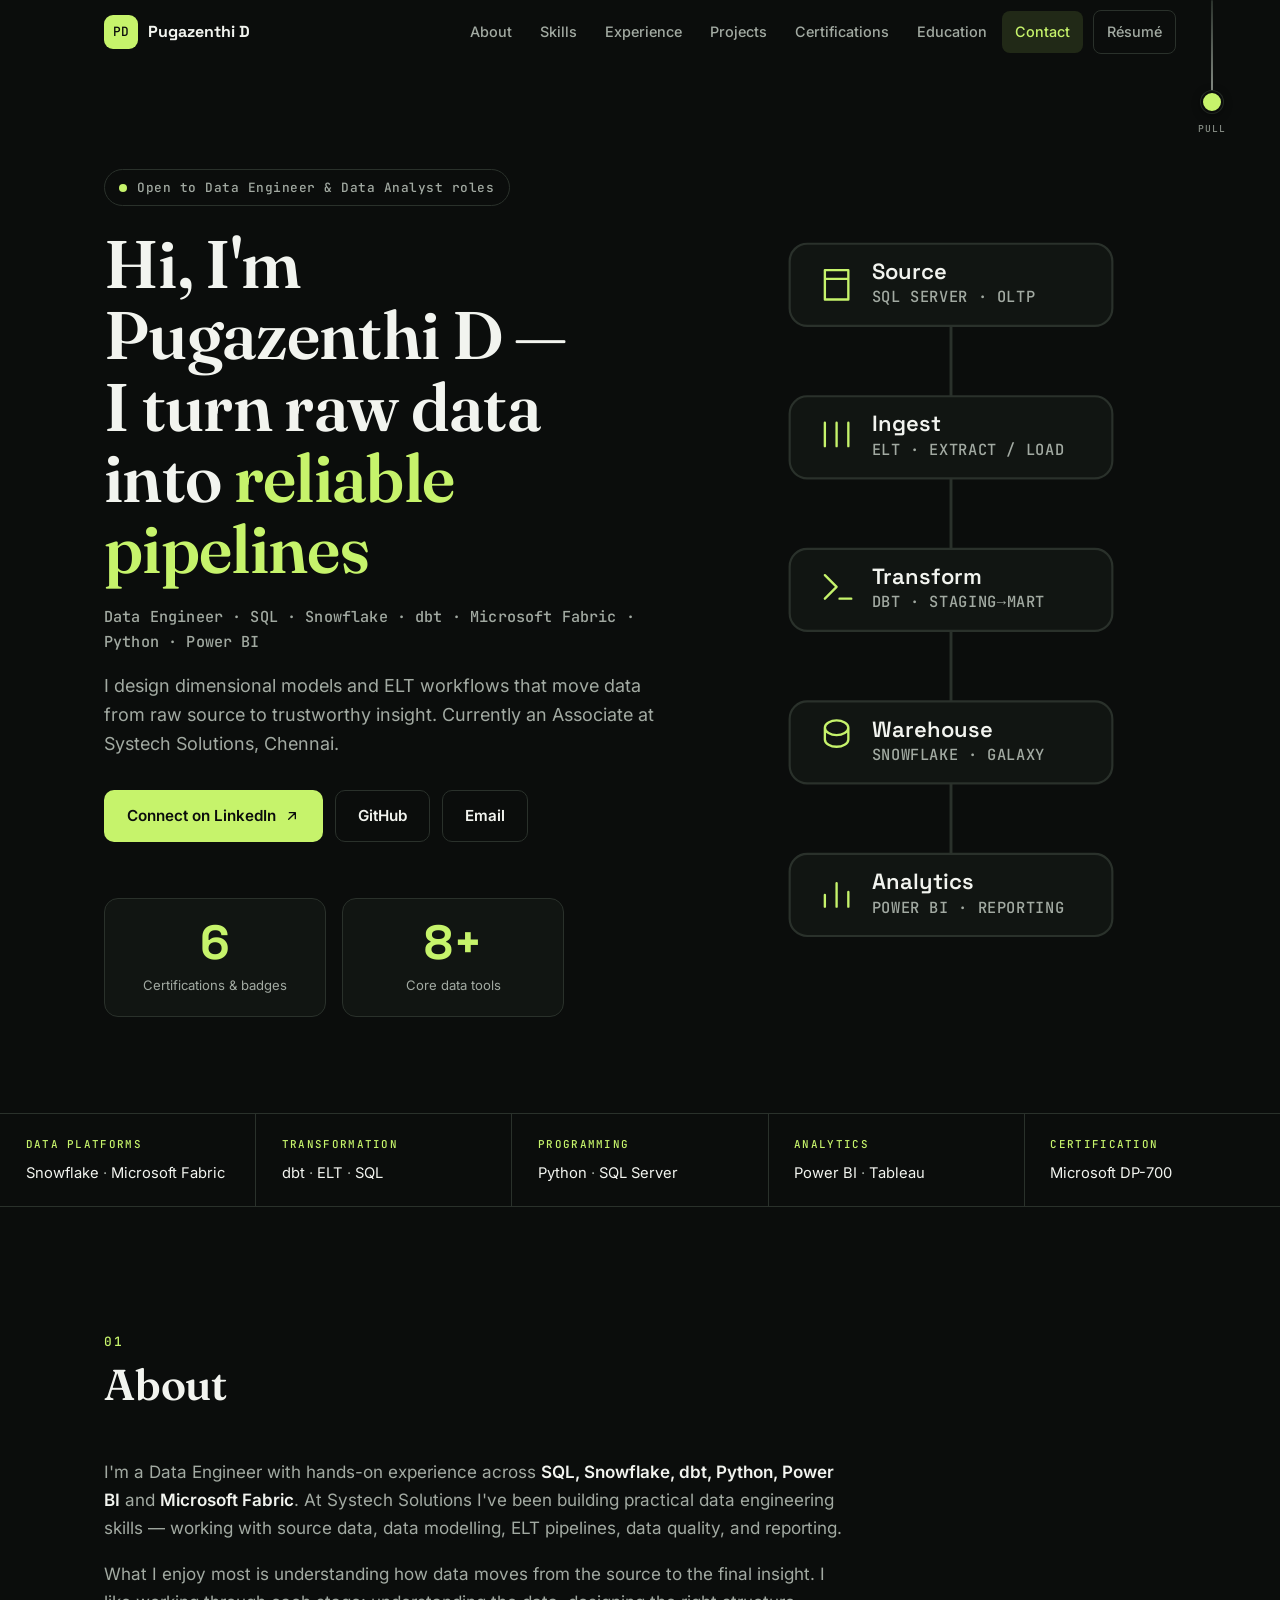
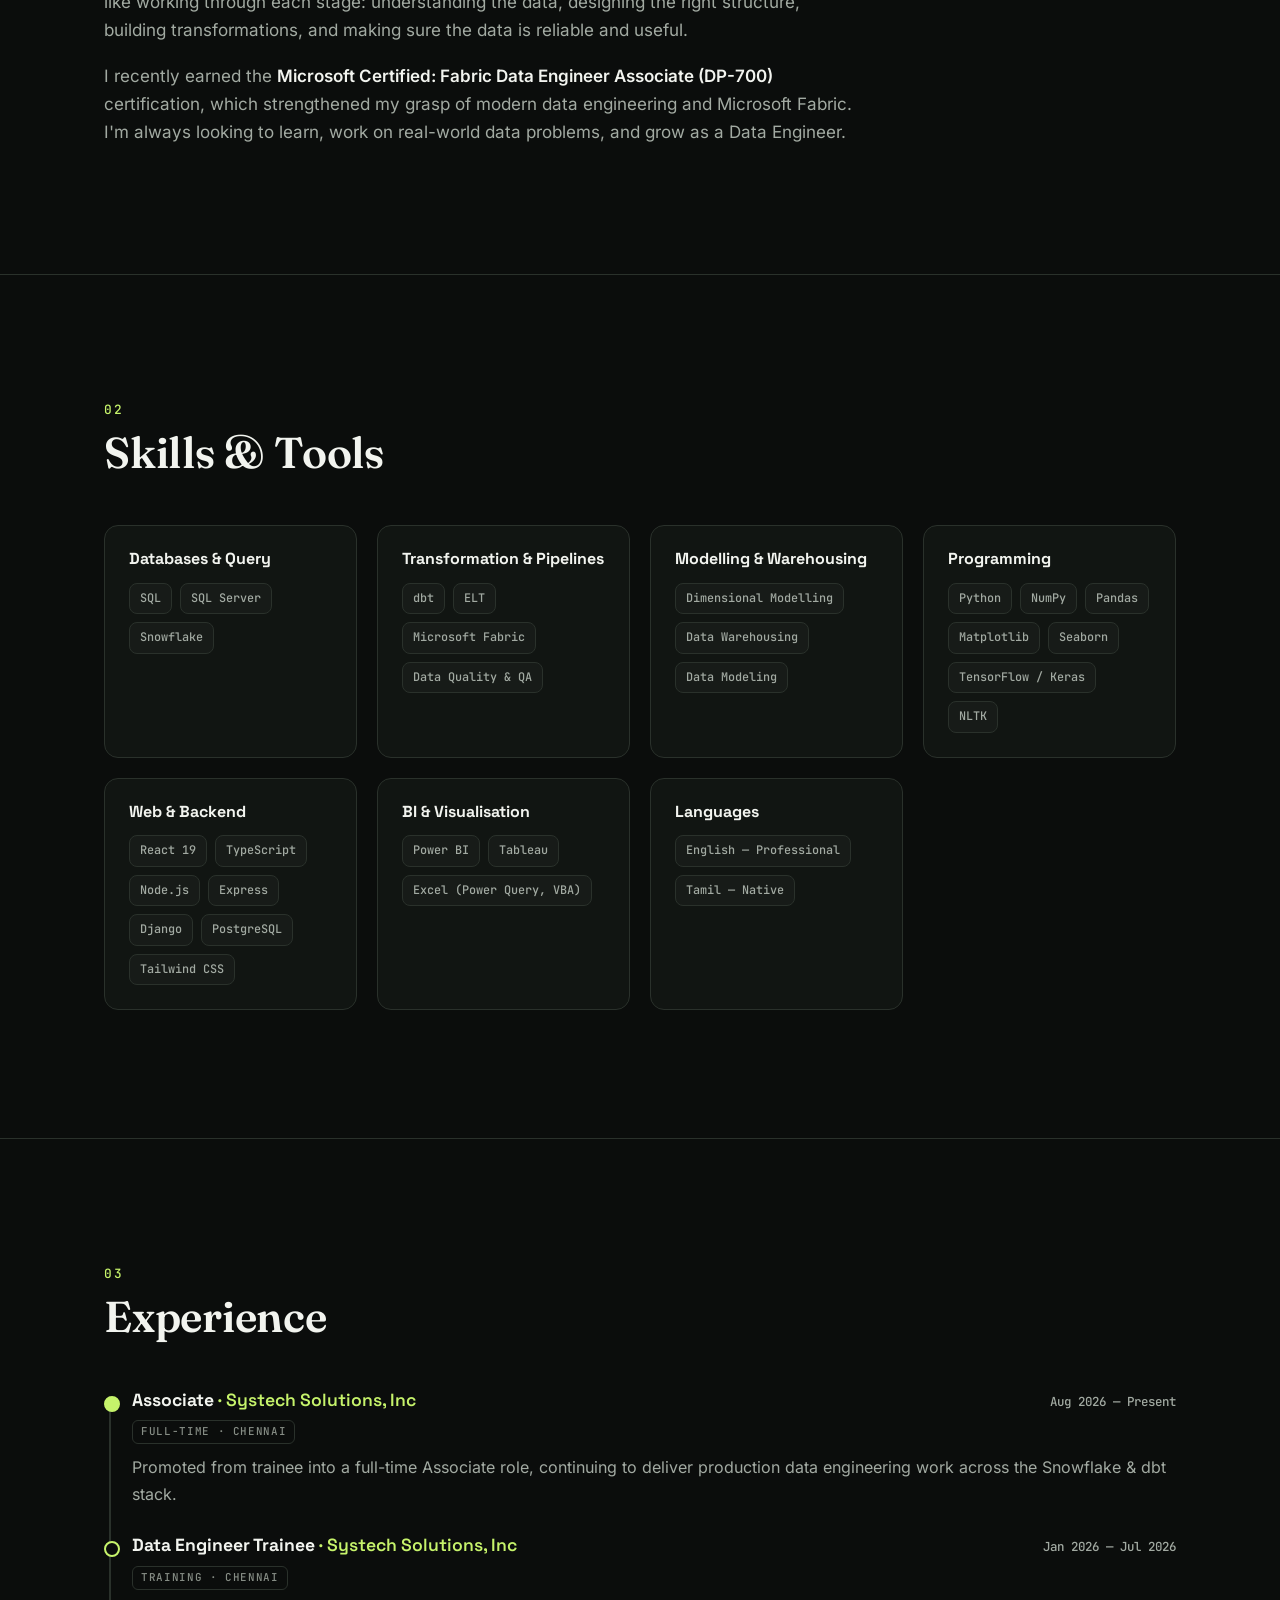
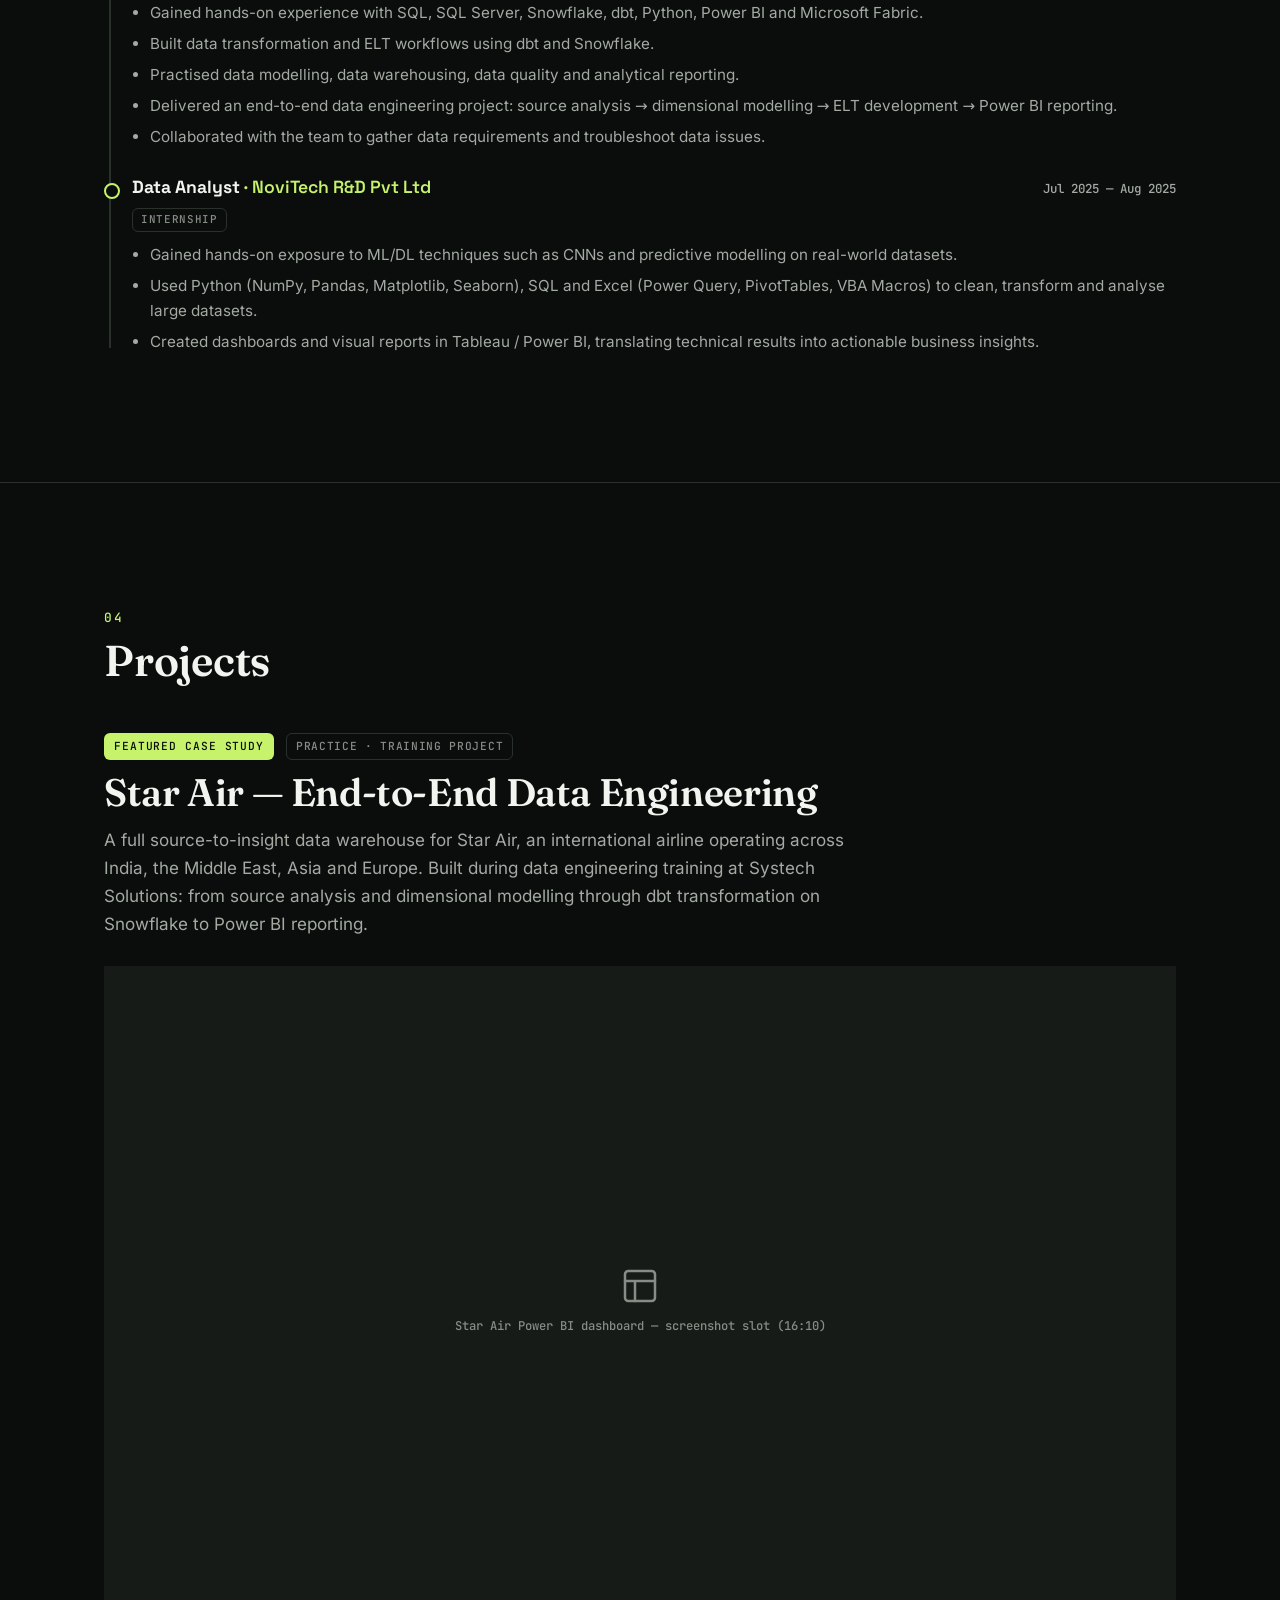
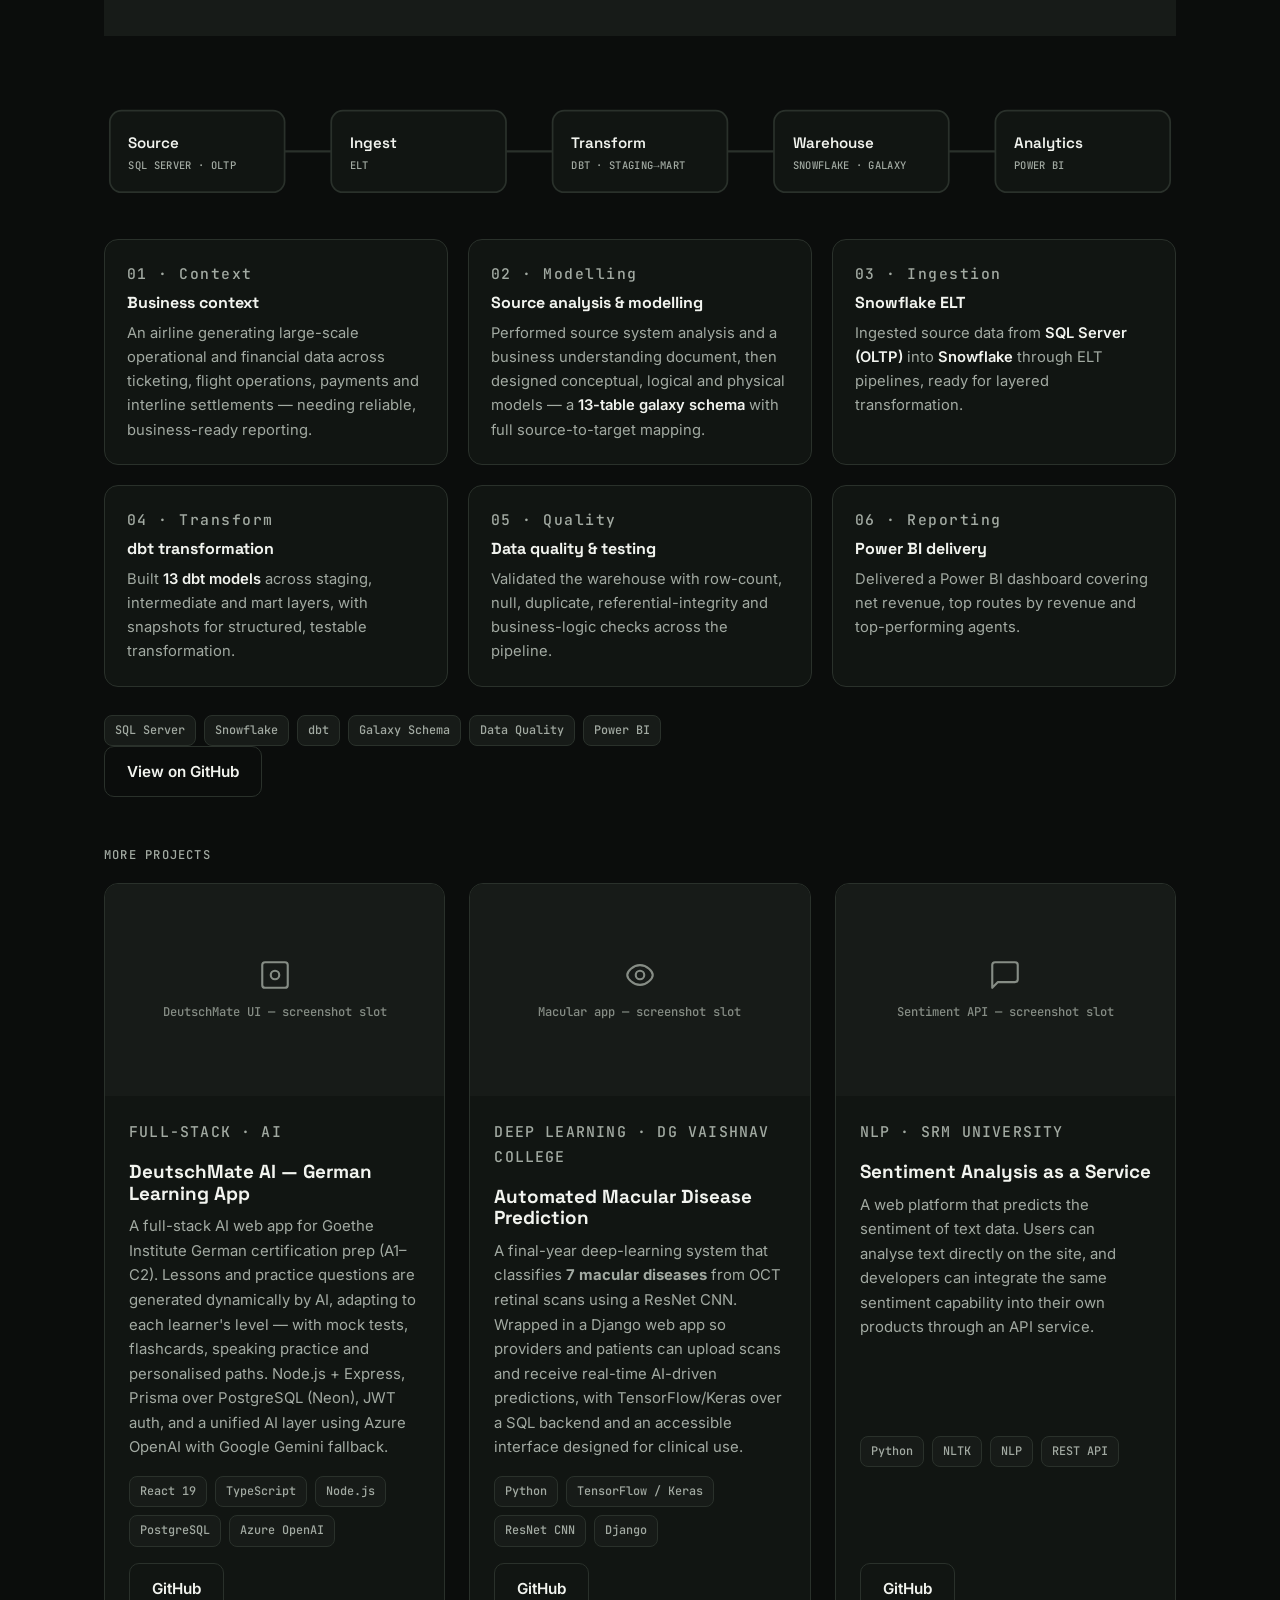
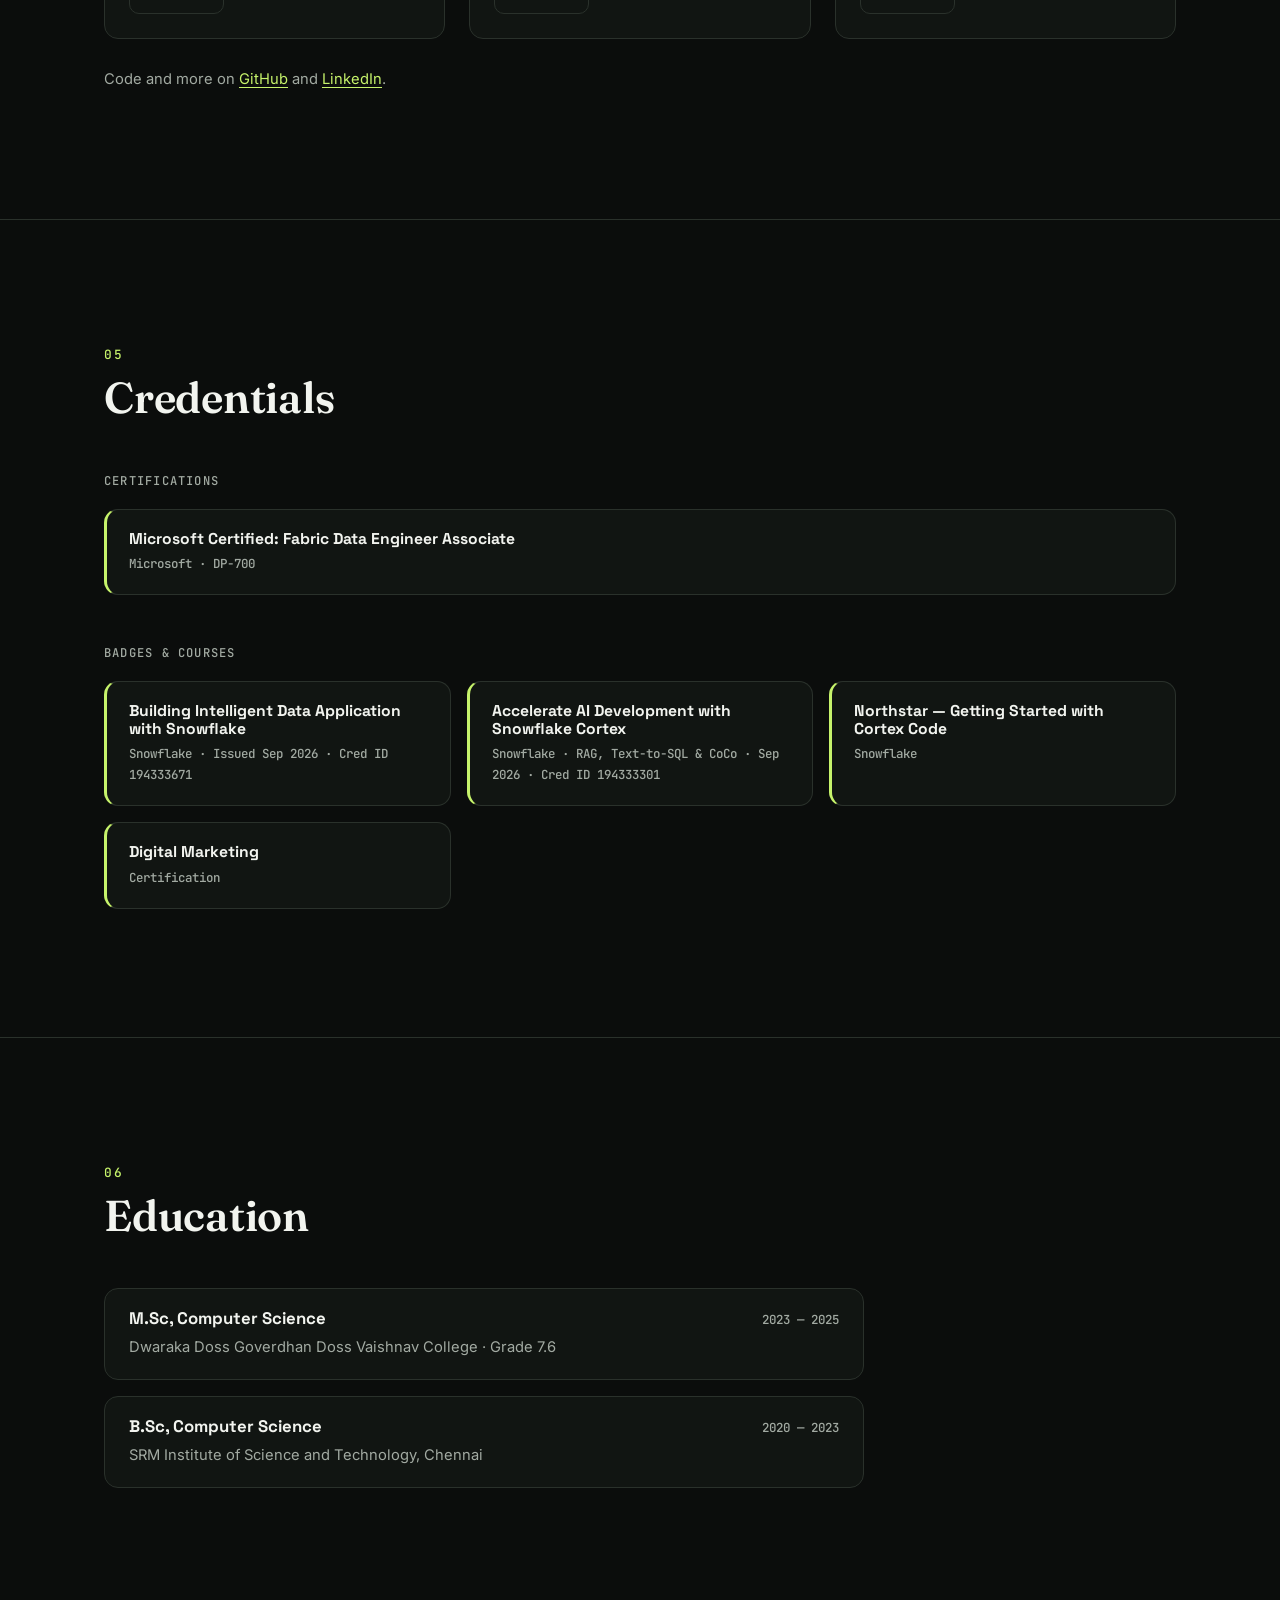
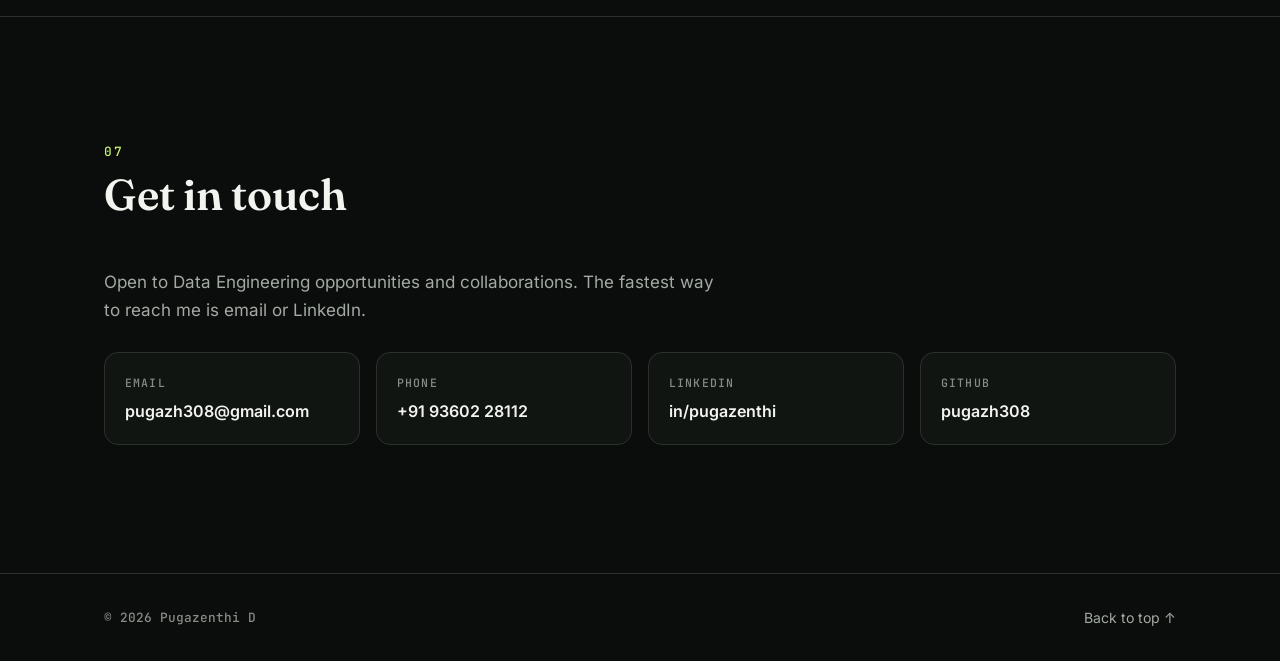
<file: index.html>
<!DOCTYPE html>
<html lang="en">
<head>
    <meta charset="UTF-8">
    <meta name="viewport" content="width=device-width, initial-scale=1.0">
    <title>Pugazenthi D — Data Engineer</title>
    <meta name="description" content="Pugazenthi D — Data Engineer & Data Analyst specializing in SQL, Snowflake, dbt, Microsoft Fabric, Python and Power BI. Building reliable ELT pipelines and data warehouses.">
    <meta name="author" content="Pugazenthi D">
    <meta name="theme-color" content="#111310">

    <link rel="canonical" href="https://pugazh308.github.io/PORTFOLIO/">
    <meta property="og:title" content="Pugazenthi D — Data Engineer">
    <meta property="og:description" content="Data Engineer: SQL · Snowflake · dbt · Microsoft Fabric · Python · Power BI · Data Warehousing.">
    <meta property="og:type" content="website">
    <meta property="og:url" content="https://pugazh308.github.io/PORTFOLIO/">
    <meta property="og:image" content="https://pugazh308.github.io/PORTFOLIO/assets/og-image.png">
    <meta property="og:image:width" content="1200">
    <meta property="og:image:height" content="630">
    <meta name="twitter:card" content="summary_large_image">
    <meta name="twitter:title" content="Pugazenthi D — Data Engineer">
    <meta name="twitter:description" content="Data Engineer: SQL · Snowflake · dbt · Microsoft Fabric · Python · Power BI.">
    <meta name="twitter:image" content="https://pugazh308.github.io/PORTFOLIO/assets/og-image.png">

    <link rel="preload" href="fonts/fraunces-latin.woff2" as="font" type="font/woff2" crossorigin>
    <link rel="preload" href="fonts/inter-latin.woff2" as="font" type="font/woff2" crossorigin>
    <link rel="icon" href="data:image/svg+xml,<svg xmlns='http://www.w3.org/2000/svg' viewBox='0 0 100 100'><rect width='100' height='100' rx='20' fill='%23C4F56A'/><text x='50' y='72' font-size='60' font-family='monospace' font-weight='700' text-anchor='middle' fill='%23141611'>PD</text></svg>">
    <link rel="stylesheet" href="styles.css">

    <!-- Enables reveal-hiding only when JS is present, and guarantees content
         appears within 2.5s even if the main script fails to load/parse. -->
    <script>
        document.documentElement.classList.add('js');
        try { if (localStorage.getItem('pd-theme') === 'light') document.documentElement.setAttribute('data-theme', 'light'); } catch (e) {}
        setTimeout(function () {
            var els = document.querySelectorAll('.reveal:not(.is-visible)');
            for (var i = 0; i < els.length; i++) els[i].classList.add('is-visible');
        }, 2500);
    </script>
    <noscript><style>.reveal{opacity:1!important;transform:none!important}</style></noscript>
</head>
<body>
    <a class="skip-link" href="#main">Skip to content</a>

    <!-- pull-cord theme toggle -->
    <button class="cord" id="cord" type="button" aria-label="Toggle light and dark theme" aria-pressed="false" title="Pull the cord to switch theme">
        <span class="cord__line" aria-hidden="true"></span>
        <span class="cord__knob" aria-hidden="true"></span>
        <span class="cord__hint" aria-hidden="true">pull</span>
    </button>
    <div class="flash" id="flash" aria-hidden="true"></div>

    <!-- ===== NAV ===== -->
    <header class="nav" id="top">
        <div class="nav__inner">
            <a href="#top" class="nav__brand">
                <span class="nav__logo" aria-hidden="true">PD</span>
                <span class="nav__name">Pugazenthi&nbsp;D</span>
            </a>

            <nav class="nav__links" id="navLinks" aria-label="Primary">
                <a href="#about">About</a>
                <a href="#skills">Skills</a>
                <a href="#experience">Experience</a>
                <a href="#projects">Projects</a>
                <a href="#certifications">Certifications</a>
                <a href="#education">Education</a>
                <a href="#contact">Contact</a>
                <a class="btn btn--secondary nav__cta" href="Pugazenthi_D_Resume.pdf" download>Résumé</a>
            </nav>

            <button class="nav__burger" id="navBurger" type="button" aria-label="Open menu" aria-expanded="false" aria-controls="navLinks">
                <svg width="22" height="22" viewBox="0 0 24 24" fill="none" stroke="currentColor" stroke-width="2" stroke-linecap="round" aria-hidden="true"><path d="M3 6h18M3 12h18M3 18h18"></path></svg>
            </button>
        </div>
    </header>

    <main id="main">
        <!-- ===== HERO ===== -->
        <section class="hero container" id="hero" aria-label="Introduction">
            <div class="hero__grid">
                <div class="hero__copy">
                    <p class="hero__eyebrow reveal">
                        <span class="status-dot" aria-hidden="true"></span> Open to Data Engineer &amp; Data Analyst roles
                    </p>
                    <h1 class="hero__title reveal">
                        Hi, I'm Pugazenthi&nbsp;D —<br>
                        I turn raw data into
                        <span class="rotator"><span class="rotator__word">reliable pipelines</span></span>
                    </h1>
                    <p class="hero__headline reveal">Data&nbsp;Engineer · SQL · Snowflake · dbt · Microsoft&nbsp;Fabric · Python · Power&nbsp;BI</p>
                    <p class="hero__sub reveal">I design dimensional models and ELT workflows that move data from raw source to trustworthy insight. Currently an Associate at Systech Solutions, Chennai.</p>

                    <div class="hero__cta reveal">
                        <a class="btn btn--primary" href="https://www.linkedin.com/in/pugazenthi/" target="_blank" rel="noopener">
                            Connect on LinkedIn
                            <svg width="16" height="16" viewBox="0 0 24 24" fill="none" stroke="currentColor" stroke-width="2" stroke-linecap="round" stroke-linejoin="round" aria-hidden="true"><path d="M7 17L17 7M8 7h9v9"></path></svg>
                        </a>
                        <a class="btn btn--secondary" href="https://github.com/pugazh308" target="_blank" rel="noopener">GitHub</a>
                        <a class="btn btn--secondary" href="mailto:pugazh308@gmail.com">Email</a>
                    </div>

                    <div class="stats reveal">
                        <div class="stat">
                            <span class="stat__num" data-count="6">6</span>
                            <span class="stat__label">Certifications &amp; badges</span>
                        </div>
                        <div class="stat">
                            <span class="stat__num" data-count="8" data-suffix="+">8+</span>
                            <span class="stat__label">Core data tools</span>
                        </div>
                    </div>
                </div>

                <div class="hero__visual reveal">
                    <figure class="pipeline" id="pipeline">
                        <svg viewBox="0 0 300 492" role="img" aria-labelledby="plTitle plDesc" xmlns="http://www.w3.org/2000/svg">
                            <title id="plTitle">Data engineering pipeline</title>
                            <desc id="plDesc">A five-stage data pipeline flowing from source systems through ingestion and ELT, to a Snowflake warehouse, then to Power BI analytics.</desc>

                            <!-- connectors (equal 48px segments) -->
                            <line class="pl-connector" x1="150" y1="64"  x2="150" y2="112"></line>
                            <line class="pl-connector" x1="150" y1="168" x2="150" y2="216"></line>
                            <line class="pl-connector" x1="150" y1="272" x2="150" y2="320"></line>
                            <line class="pl-connector" x1="150" y1="376" x2="150" y2="424"></line>

                            <!-- travelling pulses -->
                            <circle class="pl-pulse p1" cx="150" cy="64"  r="4"></circle>
                            <circle class="pl-pulse p2" cx="150" cy="168" r="4"></circle>
                            <circle class="pl-pulse p3" cx="150" cy="272" r="4"></circle>
                            <circle class="pl-pulse p4" cx="150" cy="376" r="4"></circle>

                            <!-- node 1: Source -->
                            <g>
                                <rect class="pl-node-box" x="40" y="8" width="220" height="56" rx="12"></rect>
                                <path class="pl-icon" d="M64 26h16v20H64z M64 32h16"></path>
                                <text class="pl-label" x="96" y="32">Source</text>
                                <text class="pl-sub" x="96" y="48">SQL&nbsp;SERVER · OLTP</text>
                            </g>
                            <!-- node 2: Ingest -->
                            <g>
                                <rect class="pl-node-box" x="40" y="112" width="220" height="56" rx="12"></rect>
                                <path class="pl-icon" d="M64 130v16M72 130v16M80 130v16"></path>
                                <text class="pl-label" x="96" y="136">Ingest</text>
                                <text class="pl-sub" x="96" y="152">ELT · EXTRACT / LOAD</text>
                            </g>
                            <!-- node 3: Transform -->
                            <g>
                                <rect class="pl-node-box" x="40" y="216" width="220" height="56" rx="12"></rect>
                                <path class="pl-icon" d="M64 234l8 8-8 8M74 250h8"></path>
                                <text class="pl-label" x="96" y="240">Transform</text>
                                <text class="pl-sub" x="96" y="256">DBT · STAGING→MART</text>
                            </g>
                            <!-- node 4: Warehouse -->
                            <g>
                                <rect class="pl-node-box" x="40" y="320" width="220" height="56" rx="12"></rect>
                                <path class="pl-icon" d="M64 338c0-3 4-5 8-5s8 2 8 5-4 5-8 5-8-2-8-5zM64 338v8c0 3 4 5 8 5s8-2 8-5v-8"></path>
                                <text class="pl-label" x="96" y="344">Warehouse</text>
                                <text class="pl-sub" x="96" y="360">SNOWFLAKE · GALAXY</text>
                            </g>
                            <!-- node 5: Analytics -->
                            <g>
                                <rect class="pl-node-box" x="40" y="424" width="220" height="56" rx="12"></rect>
                                <path class="pl-icon" d="M64 460v-8M72 460v-16M80 460v-10"></path>
                                <text class="pl-label" x="96" y="448">Analytics</text>
                                <text class="pl-sub" x="96" y="464">POWER&nbsp;BI · REPORTING</text>
                            </g>
                        </svg>
                        <figcaption class="visually-hidden">Data flows from SQL Server source, through ELT ingestion and dbt transformation, into a Snowflake galaxy-schema warehouse, and out to Power BI analytics.</figcaption>
                    </figure>
                </div>
            </div>
        </section>

        <!-- ===== TECHNICAL PROOF STRIP ===== -->
        <section class="proof" aria-label="Technical focus">
            <div class="proof__inner">
                <div class="proof__item"><p class="proof__k">Data Platforms</p><p class="proof__v">Snowflake <span>·</span> Microsoft Fabric</p></div>
                <div class="proof__item"><p class="proof__k">Transformation</p><p class="proof__v">dbt <span>·</span> ELT <span>·</span> SQL</p></div>
                <div class="proof__item"><p class="proof__k">Programming</p><p class="proof__v">Python <span>·</span> SQL Server</p></div>
                <div class="proof__item"><p class="proof__k">Analytics</p><p class="proof__v">Power BI <span>·</span> Tableau</p></div>
                <div class="proof__item"><p class="proof__k">Certification</p><p class="proof__v">Microsoft DP-700</p></div>
            </div>
        </section>

        <!-- ===== ABOUT ===== -->
        <section class="section" id="about" aria-labelledby="about-title">
            <div class="container">
                <h2 class="section__title reveal" id="about-title" data-index="01">About</h2>
                <div class="about reveal">
                    <p>I'm a Data Engineer with hands-on experience across <strong>SQL, Snowflake, dbt, Python, Power BI</strong> and <strong>Microsoft Fabric</strong>. At Systech Solutions I've been building practical data engineering skills — working with source data, data modelling, ELT pipelines, data quality, and reporting.</p>
                    <p>What I enjoy most is understanding how data moves from the source to the final insight. I like working through each stage: understanding the data, designing the right structure, building transformations, and making sure the data is reliable and useful.</p>
                    <p>I recently earned the <strong>Microsoft Certified: Fabric Data Engineer Associate (DP-700)</strong> certification, which strengthened my grasp of modern data engineering and Microsoft Fabric. I'm always looking to learn, work on real-world data problems, and grow as a Data Engineer.</p>
                </div>
            </div>
        </section>

        <!-- ===== SKILLS ===== -->
        <section class="section" id="skills" aria-labelledby="skills-title">
            <div class="container">
                <h2 class="section__title reveal" id="skills-title" data-index="02">Skills &amp; Tools</h2>
                <div class="skills">
                    <article class="skill-card reveal">
                        <h3>Databases &amp; Query</h3>
                        <ul class="chips"><li class="chip">SQL</li><li class="chip">SQL Server</li><li class="chip">Snowflake</li></ul>
                    </article>
                    <article class="skill-card reveal">
                        <h3>Transformation &amp; Pipelines</h3>
                        <ul class="chips"><li class="chip">dbt</li><li class="chip">ELT</li><li class="chip">Microsoft Fabric</li><li class="chip">Data Quality &amp; QA</li></ul>
                    </article>
                    <article class="skill-card reveal">
                        <h3>Modelling &amp; Warehousing</h3>
                        <ul class="chips"><li class="chip">Dimensional Modelling</li><li class="chip">Data Warehousing</li><li class="chip">Data Modeling</li></ul>
                    </article>
                    <article class="skill-card reveal">
                        <h3>Programming</h3>
                        <ul class="chips"><li class="chip">Python</li><li class="chip">NumPy</li><li class="chip">Pandas</li><li class="chip">Matplotlib</li><li class="chip">Seaborn</li><li class="chip">TensorFlow / Keras</li><li class="chip">NLTK</li></ul>
                    </article>
                    <article class="skill-card reveal">
                        <h3>Web &amp; Backend</h3>
                        <ul class="chips"><li class="chip">React 19</li><li class="chip">TypeScript</li><li class="chip">Node.js</li><li class="chip">Express</li><li class="chip">Django</li><li class="chip">PostgreSQL</li><li class="chip">Tailwind CSS</li></ul>
                    </article>
                    <article class="skill-card reveal">
                        <h3>BI &amp; Visualisation</h3>
                        <ul class="chips"><li class="chip">Power BI</li><li class="chip">Tableau</li><li class="chip">Excel (Power Query, VBA)</li></ul>
                    </article>
                    <article class="skill-card reveal">
                        <h3>Languages</h3>
                        <ul class="chips"><li class="chip">English — Professional</li><li class="chip">Tamil — Native</li></ul>
                    </article>
                </div>
            </div>
        </section>

        <!-- ===== EXPERIENCE ===== -->
        <section class="section" id="experience" aria-labelledby="exp-title">
            <div class="container">
                <h2 class="section__title reveal" id="exp-title" data-index="03">Experience</h2>
                <div class="timeline">
                    <article class="tl-item current reveal">
                        <div class="tl-head">
                            <h3 class="tl-role">Associate <span class="tl-at">· Systech Solutions, Inc</span></h3>
                            <span class="tl-date">Aug 2026 — Present</span>
                        </div>
                        <span class="tl-type">Full-time · Chennai</span>
                        <p>Promoted from trainee into a full-time Associate role, continuing to deliver production data engineering work across the Snowflake &amp; dbt stack.</p>
                    </article>
                    <article class="tl-item reveal">
                        <div class="tl-head">
                            <h3 class="tl-role">Data Engineer Trainee <span class="tl-at">· Systech Solutions, Inc</span></h3>
                            <span class="tl-date">Jan 2026 — Jul 2026</span>
                        </div>
                        <span class="tl-type">Training · Chennai</span>
                        <ul>
                            <li>Gained hands-on experience with SQL, SQL Server, Snowflake, dbt, Python, Power BI and Microsoft Fabric.</li>
                            <li>Built data transformation and ELT workflows using dbt and Snowflake.</li>
                            <li>Practised data modelling, data warehousing, data quality and analytical reporting.</li>
                            <li>Delivered an end-to-end data engineering project: source analysis → dimensional modelling → ELT development → Power BI reporting.</li>
                            <li>Collaborated with the team to gather data requirements and troubleshoot data issues.</li>
                        </ul>
                    </article>
                    <article class="tl-item reveal">
                        <div class="tl-head">
                            <h3 class="tl-role">Data Analyst <span class="tl-at">· NoviTech R&amp;D Pvt Ltd</span></h3>
                            <span class="tl-date">Jul 2025 — Aug 2025</span>
                        </div>
                        <span class="tl-type">Internship</span>
                        <ul>
                            <li>Gained hands-on exposure to ML/DL techniques such as CNNs and predictive modelling on real-world datasets.</li>
                            <li>Used Python (NumPy, Pandas, Matplotlib, Seaborn), SQL and Excel (Power Query, PivotTables, VBA Macros) to clean, transform and analyse large datasets.</li>
                            <li>Created dashboards and visual reports in Tableau / Power BI, translating technical results into actionable business insights.</li>
                        </ul>
                    </article>
                </div>
            </div>
        </section>

        <!-- ===== PROJECTS ===== -->
        <section class="section" id="projects" aria-labelledby="proj-title">
            <div class="container">
                <h2 class="section__title reveal" id="proj-title" data-index="04">Projects</h2>

                <!-- Featured case study: Star Air -->
                <article class="case reveal" aria-labelledby="case-title">
                    <div class="case__head">
                        <span class="case__badge">Featured case study</span>
                        <span class="case__status">Practice · Training project</span>
                    </div>
                    <h3 class="case__title" id="case-title">Star Air — End-to-End Data Engineering</h3>
                    <p class="case__lead">A full source-to-insight data warehouse for Star Air, an international airline operating across India, the Middle East, Asia and Europe. Built during data engineering training at Systech Solutions: from source analysis and dimensional modelling through dbt transformation on Snowflake to Power BI reporting.</p>

                    <div class="case__media media">
                        <!-- Replace with: <img src="assets/star-air-dashboard.png" alt="Star Air Power BI dashboard: net revenue, top routes by revenue, top-performing agents" width="1280" height="800"> -->
                        <div class="media__placeholder">
                            <svg width="40" height="40" viewBox="0 0 24 24" fill="none" stroke="currentColor" stroke-width="1.5" stroke-linecap="round" stroke-linejoin="round" aria-hidden="true"><rect x="3" y="3" width="18" height="18" rx="2"></rect><path d="M3 9h18M9 21V9"></path></svg>
                            <span>Star Air Power BI dashboard — screenshot slot (16:10)</span>
                        </div>
                    </div>

                    <figure class="arch" id="arch">
                        <svg viewBox="0 0 920 150" role="img" aria-labelledby="archT archD" xmlns="http://www.w3.org/2000/svg">
                            <title id="archT">Star Air data architecture</title>
                            <desc id="archD">SQL Server source, loaded via ELT into Snowflake, transformed with dbt into a galaxy-schema warehouse, and reported in Power BI.</desc>
                            <line class="arch-line" x1="155" y1="75" x2="195" y2="75"></line>
                            <line class="arch-line" x1="345" y1="75" x2="385" y2="75"></line>
                            <line class="arch-line" x1="535" y1="75" x2="575" y2="75"></line>
                            <line class="arch-line" x1="725" y1="75" x2="765" y2="75"></line>
                            <circle class="arch-dot d1" cx="155" cy="75" r="4"></circle>
                            <circle class="arch-dot d2" cx="345" cy="75" r="4"></circle>
                            <circle class="arch-dot d3" cx="535" cy="75" r="4"></circle>
                            <circle class="arch-dot d4" cx="725" cy="75" r="4"></circle>
                            <g><rect class="arch-box" x="5" y="40" width="150" height="70" rx="10"></rect><text class="arch-label" x="21" y="72">Source</text><text class="arch-sub" x="21" y="90">SQL&nbsp;SERVER · OLTP</text></g>
                            <g><rect class="arch-box" x="195" y="40" width="150" height="70" rx="10"></rect><text class="arch-label" x="211" y="72">Ingest</text><text class="arch-sub" x="211" y="90">ELT</text></g>
                            <g><rect class="arch-box" x="385" y="40" width="150" height="70" rx="10"></rect><text class="arch-label" x="401" y="72">Transform</text><text class="arch-sub" x="401" y="90">DBT · STAGING→MART</text></g>
                            <g><rect class="arch-box" x="575" y="40" width="150" height="70" rx="10"></rect><text class="arch-label" x="591" y="72">Warehouse</text><text class="arch-sub" x="591" y="90">SNOWFLAKE · GALAXY</text></g>
                            <g><rect class="arch-box" x="765" y="40" width="150" height="70" rx="10"></rect><text class="arch-label" x="781" y="72">Analytics</text><text class="arch-sub" x="781" y="90">POWER&nbsp;BI</text></g>
                        </svg>
                    </figure>

                    <div class="case__steps">
                        <div class="step"><p class="step__n">01 · Context</p><h4>Business context</h4><p>An airline generating large-scale operational and financial data across ticketing, flight operations, payments and interline settlements — needing reliable, business-ready reporting.</p></div>
                        <div class="step"><p class="step__n">02 · Modelling</p><h4>Source analysis &amp; modelling</h4><p>Performed source system analysis and a business understanding document, then designed conceptual, logical and physical models — a <strong>13-table galaxy schema</strong> with full source-to-target mapping.</p></div>
                        <div class="step"><p class="step__n">03 · Ingestion</p><h4>Snowflake ELT</h4><p>Ingested source data from <strong>SQL Server (OLTP)</strong> into <strong>Snowflake</strong> through ELT pipelines, ready for layered transformation.</p></div>
                        <div class="step"><p class="step__n">04 · Transform</p><h4>dbt transformation</h4><p>Built <strong>13 dbt models</strong> across staging, intermediate and mart layers, with snapshots for structured, testable transformation.</p></div>
                        <div class="step"><p class="step__n">05 · Quality</p><h4>Data quality &amp; testing</h4><p>Validated the warehouse with row-count, null, duplicate, referential-integrity and business-logic checks across the pipeline.</p></div>
                        <div class="step"><p class="step__n">06 · Reporting</p><h4>Power BI delivery</h4><p>Delivered a Power BI dashboard covering net revenue, top routes by revenue and top-performing agents.</p></div>
                    </div>

                    <ul class="chips"><li class="chip">SQL Server</li><li class="chip">Snowflake</li><li class="chip">dbt</li><li class="chip">Galaxy Schema</li><li class="chip">Data Quality</li><li class="chip">Power BI</li></ul>
                    <div class="proj__actions">
                        <a class="btn btn--secondary" href="https://github.com/pugazh308" target="_blank" rel="noopener">View on GitHub</a>
                    </div>
                </article>

                <!-- Supporting grid -->
                <p class="subhead reveal" style="margin-top:48px">More projects</p>
                <div class="projects">
                    <article class="project reveal">
                        <div class="media">
                            <div class="media__placeholder">
                                <svg width="34" height="34" viewBox="0 0 24 24" fill="none" stroke="currentColor" stroke-width="1.5" stroke-linecap="round" stroke-linejoin="round" aria-hidden="true"><rect x="3" y="3" width="18" height="18" rx="2"></rect><circle cx="12" cy="12" r="3"></circle></svg>
                                <span>DeutschMate UI — screenshot slot</span>
                            </div>
                        </div>
                        <div class="project__body">
                            <p class="project__eyebrow">Full-stack · AI</p>
                            <h3>DeutschMate AI — German Learning App</h3>
                            <p>A full-stack AI web app for Goethe Institute German certification prep (A1–C2). Lessons and practice questions are generated dynamically by AI, adapting to each learner's level — with mock tests, flashcards, speaking practice and personalised paths. Node.js + Express, Prisma over PostgreSQL (Neon), JWT auth, and a unified AI layer using Azure OpenAI with Google Gemini fallback.</p>
                            <ul class="chips"><li class="chip">React 19</li><li class="chip">TypeScript</li><li class="chip">Node.js</li><li class="chip">PostgreSQL</li><li class="chip">Azure OpenAI</li></ul>
                            <div class="proj__actions"><a class="btn btn--secondary" href="https://github.com/pugazh308" target="_blank" rel="noopener">GitHub</a></div>
                        </div>
                    </article>

                    <article class="project reveal">
                        <div class="media">
                            <div class="media__placeholder">
                                <svg width="34" height="34" viewBox="0 0 24 24" fill="none" stroke="currentColor" stroke-width="1.5" stroke-linecap="round" stroke-linejoin="round" aria-hidden="true"><circle cx="12" cy="12" r="3"></circle><path d="M12 5c-5 0-9 4.5-9 7s4 7 9 7 9-4.5 9-7-4-7-9-7z"></path></svg>
                                <span>Macular app — screenshot slot</span>
                            </div>
                        </div>
                        <div class="project__body">
                            <p class="project__eyebrow">Deep Learning · DG Vaishnav College</p>
                            <h3>Automated Macular Disease Prediction</h3>
                            <p>A final-year deep-learning system that classifies <strong>7 macular diseases</strong> from OCT retinal scans using a ResNet CNN. Wrapped in a Django web app so providers and patients can upload scans and receive real-time AI-driven predictions, with TensorFlow/Keras over a SQL backend and an accessible interface designed for clinical use.</p>
                            <ul class="chips"><li class="chip">Python</li><li class="chip">TensorFlow / Keras</li><li class="chip">ResNet CNN</li><li class="chip">Django</li></ul>
                            <div class="proj__actions"><a class="btn btn--secondary" href="https://github.com/pugazh308" target="_blank" rel="noopener">GitHub</a></div>
                        </div>
                    </article>

                    <article class="project reveal">
                        <div class="media">
                            <div class="media__placeholder">
                                <svg width="34" height="34" viewBox="0 0 24 24" fill="none" stroke="currentColor" stroke-width="1.5" stroke-linecap="round" stroke-linejoin="round" aria-hidden="true"><path d="M21 15a2 2 0 0 1-2 2H7l-4 4V5a2 2 0 0 1 2-2h14a2 2 0 0 1 2 2z"></path></svg>
                                <span>Sentiment API — screenshot slot</span>
                            </div>
                        </div>
                        <div class="project__body">
                            <p class="project__eyebrow">NLP · SRM University</p>
                            <h3>Sentiment Analysis as a Service</h3>
                            <p>A web platform that predicts the sentiment of text data. Users can analyse text directly on the site, and developers can integrate the same sentiment capability into their own products through an API service.</p>
                            <ul class="chips"><li class="chip">Python</li><li class="chip">NLTK</li><li class="chip">NLP</li><li class="chip">REST API</li></ul>
                            <div class="proj__actions"><a class="btn btn--secondary" href="https://github.com/pugazh308" target="_blank" rel="noopener">GitHub</a></div>
                        </div>
                    </article>
                </div>

                <p class="projects__note reveal">Code and more on <a class="link" href="https://github.com/pugazh308" target="_blank" rel="noopener">GitHub</a> and <a class="link" href="https://www.linkedin.com/in/pugazenthi/" target="_blank" rel="noopener">LinkedIn</a>.</p>
            </div>
        </section>

        <!-- ===== CERTIFICATIONS ===== -->
        <section class="section" id="certifications" aria-labelledby="cert-title">
            <div class="container">
                <h2 class="section__title reveal" id="cert-title" data-index="05">Credentials</h2>

                <div class="cert-group reveal">
                    <p class="subhead">Certifications</p>
                    <div class="certs">
                        <a class="cert" href="https://www.linkedin.com/in/pugazenthi/details/certifications/" target="_blank" rel="noopener">
                            <h3>Microsoft Certified: Fabric Data Engineer Associate</h3>
                            <p>Microsoft · DP-700</p>
                            <svg class="cert__go" width="16" height="16" viewBox="0 0 24 24" fill="none" stroke="currentColor" stroke-width="2" stroke-linecap="round" stroke-linejoin="round" aria-hidden="true"><path d="M7 17L17 7M8 7h9v9"></path></svg>
                        </a>
                    </div>
                </div>

                <div class="cert-group reveal">
                    <p class="subhead">Badges &amp; Courses</p>
                    <div class="certs">
                        <a class="cert" href="https://www.linkedin.com/in/pugazenthi/details/certifications/" target="_blank" rel="noopener">
                            <h3>Building Intelligent Data Application with Snowflake</h3>
                            <p>Snowflake · Issued Sep 2026 · Cred ID 194333671</p>
                            <svg class="cert__go" width="16" height="16" viewBox="0 0 24 24" fill="none" stroke="currentColor" stroke-width="2" stroke-linecap="round" stroke-linejoin="round" aria-hidden="true"><path d="M7 17L17 7M8 7h9v9"></path></svg>
                        </a>
                        <a class="cert" href="https://www.linkedin.com/in/pugazenthi/details/certifications/" target="_blank" rel="noopener">
                            <h3>Accelerate AI Development with Snowflake Cortex</h3>
                            <p>Snowflake · RAG, Text-to-SQL &amp; CoCo · Sep 2026 · Cred ID 194333301</p>
                            <svg class="cert__go" width="16" height="16" viewBox="0 0 24 24" fill="none" stroke="currentColor" stroke-width="2" stroke-linecap="round" stroke-linejoin="round" aria-hidden="true"><path d="M7 17L17 7M8 7h9v9"></path></svg>
                        </a>
                        <a class="cert" href="https://www.linkedin.com/in/pugazenthi/details/certifications/" target="_blank" rel="noopener">
                            <h3>Northstar — Getting Started with Cortex Code</h3>
                            <p>Snowflake</p>
                            <svg class="cert__go" width="16" height="16" viewBox="0 0 24 24" fill="none" stroke="currentColor" stroke-width="2" stroke-linecap="round" stroke-linejoin="round" aria-hidden="true"><path d="M7 17L17 7M8 7h9v9"></path></svg>
                        </a>
                        <a class="cert" href="https://www.linkedin.com/in/pugazenthi/details/certifications/" target="_blank" rel="noopener">
                            <h3>Digital Marketing</h3>
                            <p>Certification</p>
                            <svg class="cert__go" width="16" height="16" viewBox="0 0 24 24" fill="none" stroke="currentColor" stroke-width="2" stroke-linecap="round" stroke-linejoin="round" aria-hidden="true"><path d="M7 17L17 7M8 7h9v9"></path></svg>
                        </a>
                    </div>
                </div>
            </div>
        </section>

        <!-- ===== EDUCATION ===== -->
        <section class="section" id="education" aria-labelledby="edu-title">
            <div class="container">
                <h2 class="section__title reveal" id="edu-title" data-index="06">Education</h2>
                <div class="edu">
                    <article class="edu-item reveal">
                        <div class="edu-head">
                            <h3>M.Sc, Computer Science</h3>
                            <span class="tl-date">2023 — 2025</span>
                        </div>
                        <p>Dwaraka Doss Goverdhan Doss Vaishnav College · Grade 7.6</p>
                    </article>
                    <article class="edu-item reveal">
                        <div class="edu-head">
                            <h3>B.Sc, Computer Science</h3>
                            <span class="tl-date">2020 — 2023</span>
                        </div>
                        <p>SRM Institute of Science and Technology, Chennai</p>
                    </article>
                </div>
            </div>
        </section>

        <!-- ===== CONTACT ===== -->
        <section class="section" id="contact" aria-labelledby="contact-title">
            <div class="container">
                <h2 class="section__title reveal" id="contact-title" data-index="07">Get in touch</h2>
                <p class="contact__lead reveal">Open to Data Engineering opportunities and collaborations. The fastest way to reach me is email or LinkedIn.</p>
                <div class="contact__grid reveal">
                    <a class="contact__card" href="mailto:pugazh308@gmail.com">
                        <span class="contact__label">Email</span>
                        <span class="contact__value">pugazh308@gmail.com</span>
                    </a>
                    <a class="contact__card" href="tel:+919360228112">
                        <span class="contact__label">Phone</span>
                        <span class="contact__value">+91 93602 28112</span>
                    </a>
                    <a class="contact__card" href="https://www.linkedin.com/in/pugazenthi/" target="_blank" rel="noopener">
                        <span class="contact__label">LinkedIn</span>
                        <span class="contact__value">in/pugazenthi</span>
                    </a>
                    <a class="contact__card" href="https://github.com/pugazh308" target="_blank" rel="noopener">
                        <span class="contact__label">GitHub</span>
                        <span class="contact__value">pugazh308</span>
                    </a>
                </div>
            </div>
        </section>
    </main>

    <footer class="footer">
        <div class="container footer__inner">
            <span class="footer__meta">© <span id="year">2026</span> Pugazenthi D</span>
            <a href="#top" class="footer__top">Back to top ↑</a>
        </div>
    </footer>

    <script src="script.js" defer></script>
</body>
</html>
</file>
<file: styles.css>
/* ===================================================================
   Pugazenthi D — Portfolio · "Dark Editorial + Lime"
   Dark-only. Solid editorial surfaces. Single lime accent.
   Self-hosted variable fonts. No-JS-safe reveals.
   =================================================================== */

/* ---------- Fonts (self-hosted, latin subset, variable) ---------- */
@font-face {
  font-family: 'Fraunces';
  font-style: normal; font-weight: 400 700; font-display: swap;
  src: url('fonts/fraunces-latin.woff2') format('woff2');
}
@font-face {
  font-family: 'Space Grotesk';
  font-style: normal; font-weight: 300 700; font-display: swap;
  src: url('fonts/space-grotesk-latin.woff2') format('woff2');
}
@font-face {
  font-family: 'Inter';
  font-style: normal; font-weight: 100 900; font-display: swap;
  src: url('fonts/inter-latin.woff2') format('woff2');
}
@font-face {
  font-family: 'JetBrains Mono';
  font-style: normal; font-weight: 100 800; font-display: swap;
  src: url('fonts/jetbrains-mono-latin.woff2') format('woff2');
}

/* ===================== TOKENS ===================== */
:root {
  /* core palette (near-black editorial) */
  --bg:             #0B0D0C;
  --surface:        #111512;
  --elevated:       #171B18;
  --text:           #F2F4EF;
  --text-secondary: #A2AAA2;
  --text-faint:     #868D85;
  --accent:         #C6F36B;
  --accent-text:    var(--accent); /* lime reads fine as text on dark */
  --accent-ink:     #0B0D0C;
  --accent-dim:     #A6DB4C;
  --accent-soft:    rgba(198, 243, 107, 0.12);
  --border:         #2A312B;
  --focus:          #C6F36B;
  --surface-translucent: rgba(13, 16, 13, 0.82);

  --shadow-1: 0 1px 2px rgba(0,0,0,.4);
  --shadow-2: 0 16px 38px -20px rgba(0,0,0,.75);
  color-scheme: dark;

  /* type */
  --font:    'Inter', system-ui, -apple-system, Segoe UI, Roboto, sans-serif;
  --display: 'Fraunces', Georgia, 'Times New Roman', serif;
  --head:    'Space Grotesk', 'Segoe UI', system-ui, sans-serif;
  --mono:    'JetBrains Mono', ui-monospace, SFMono-Regular, Menlo, monospace;

  /* spacing scale (4px base) */
  --s-1: 4px;  --s-2: 8px;  --s-3: 12px; --s-4: 16px; --s-5: 20px;
  --s-6: 24px; --s-7: 32px; --s-8: 40px; --s-9: 48px; --s-10: 64px;
  --s-11: 80px; --s-12: 96px; --s-13: 120px; --s-14: 144px;

  /* radii */
  --r-card: 14px; --r-btn: 10px; --r-chip: 999px;

  --maxw: 1200px;
}

/* ---------- Light theme (toggled via the pull-cord) ---------- */
:root[data-theme="light"] {
  --bg:             #F4F5EF;
  --surface:        #FFFFFF;
  --elevated:       #EBEEE3;
  --text:           #15180F;
  --text-secondary: #4B5245;
  --text-faint:     #646B5C;
  --accent:         #C6F36B;             /* lime stays the fill colour */
  --accent-text:    #4C6B12;             /* darker lime for readable text/links */
  --accent-ink:     #15180F;             /* dark ink on lime fills */
  --accent-dim:     #B6E85A;
  --accent-soft:    rgba(122, 163, 32, 0.16);
  --border:         #DCDFD2;
  --focus:          #4C6B12;
  --surface-translucent: rgba(244, 245, 239, 0.82);
  --shadow-1: 0 1px 2px rgba(20, 23, 15, 0.08);
  --shadow-2: 0 16px 38px -20px rgba(20, 23, 15, 0.22);
  color-scheme: light;
}

/* ===================== RESET ===================== */
* { box-sizing: border-box; margin: 0; padding: 0; }

html {
  scroll-behavior: smooth;
  scroll-padding-top: 88px;
  -webkit-text-size-adjust: 100%;
}

body {
  font-family: var(--font);
  background: var(--bg);
  color: var(--text);
  font-size: 16px;
  line-height: 1.65;
  -webkit-font-smoothing: antialiased;
  text-rendering: optimizeLegibility;
  overflow-x: hidden;
}

h1, h2, h3, h4 { font-family: var(--head); font-weight: 700; line-height: 1.15; }
a { color: inherit; text-decoration: none; }
img, svg, canvas { display: block; max-width: 100%; }
ul { list-style: none; }

::selection { background: var(--accent); color: var(--accent-ink); }

.visually-hidden {
  position: absolute !important;
  width: 1px; height: 1px;
  padding: 0; margin: -1px;
  overflow: hidden; clip: rect(0 0 0 0); clip-path: inset(50%);
  white-space: nowrap; border: 0;
}

:focus-visible {
  outline: 2px solid var(--focus);
  outline-offset: 2px;
  border-radius: 4px;
}

@media (prefers-reduced-motion: reduce) {
  html { scroll-behavior: auto; }
  *, *::before, *::after { animation-duration: .001ms !important; animation-iteration-count: 1 !important; transition-duration: .001ms !important; }
}

/* ---------- skip link ---------- */
.skip-link {
  position: absolute; left: 12px; top: -48px;
  z-index: 200;
  background: var(--accent); color: var(--accent-ink);
  font-weight: 600; font-size: .9rem;
  padding: 10px 16px; border-radius: 8px;
  transition: top .18s ease;
}
.skip-link:focus { top: 12px; }

/* ===================== LAYOUT ===================== */
.container {
  width: 100%;
  max-width: var(--maxw);
  margin-inline: auto;
  padding-inline: 24px;
}
@media (min-width: 768px)  { .container { padding-inline: 40px; } }
@media (min-width: 1200px) { .container { padding-inline: 64px; } }

.section { padding-block: clamp(64px, 11vw, 128px); }
.section + .section { border-top: 1px solid var(--border); }

.measure { max-width: 68ch; }

/* decorative section index + heading */
.section__title {
  font-family: var(--display);
  font-optical-sizing: auto;
  font-size: clamp(1.9rem, 3.8vw, 2.7rem);
  font-weight: 600;
  letter-spacing: -0.005em;
  margin-bottom: clamp(28px, 4vw, 48px);
}
.section__title[data-index]::before {
  content: attr(data-index);
  display: block;
  font-family: var(--mono);
  font-size: .8rem;
  font-weight: 500;
  letter-spacing: .14em;
  color: var(--accent-text);
  margin-bottom: 10px;
}

/* ===================== REVEAL (no-JS safe) ===================== */
/* default: fully visible. Only hidden once JS marks the page ready. */
.reveal { opacity: 1; transform: none; }
html.js .reveal {
  opacity: 0; transform: translateY(20px);
  transition: opacity .6s ease, transform .6s ease;
}
html.js .reveal.is-visible { opacity: 1; transform: none; }
@media (prefers-reduced-motion: reduce) {
  html.js .reveal { opacity: 1; transform: none; transition: none; }
}

/* ===================== NAV ===================== */
.nav {
  position: sticky; top: 0; z-index: 100;
  transition: background .2s ease, border-color .2s ease, backdrop-filter .2s ease;
  border-bottom: 1px solid transparent;
}
.nav.scrolled {
  background: var(--surface-translucent);
  border-bottom-color: var(--border);
  backdrop-filter: blur(10px);
  -webkit-backdrop-filter: blur(10px);
}
.nav__inner {
  max-width: var(--maxw);
  margin-inline: auto;
  padding: 0 24px;
  height: 64px;
  display: flex; align-items: center; gap: 20px;
}
@media (min-width: 768px)  { .nav__inner { padding-inline: 40px; } }
@media (min-width: 1200px) { .nav__inner { padding-inline: 64px; } }

.nav__brand { display: flex; align-items: center; gap: 10px; font-family: var(--head); font-weight: 700; }
.nav__logo {
  display: grid; place-items: center;
  width: 34px; height: 34px; border-radius: 9px;
  font-family: var(--mono); font-size: .8rem; font-weight: 700;
  color: var(--accent-ink); background: var(--accent);
}
.nav__name { font-size: 1rem; }

.nav__links { display: flex; align-items: center; gap: 2px; margin-left: auto; }
.nav__links a {
  color: var(--text-secondary);
  font-size: .9rem; font-weight: 500;
  padding: 9px 13px; border-radius: 8px;
  transition: color .18s ease, background .18s ease;
}
.nav__links a:hover { color: var(--text); }
.nav__links a.active { color: var(--accent-text); background: var(--accent-soft); }

.nav__cta { margin-left: 8px; }

.nav__burger {
  display: none;
  margin-left: auto;
  width: 44px; height: 44px;
  align-items: center; justify-content: center;
  background: transparent; border: 1px solid var(--border);
  border-radius: 10px; color: var(--text); cursor: pointer;
}

/* ===================== BUTTONS ===================== */
.btn {
  display: inline-flex; align-items: center; justify-content: center; gap: 8px;
  font-family: var(--font); font-size: .95rem; font-weight: 600;
  padding: 12px 22px; border-radius: var(--r-btn);
  border: 1px solid transparent; cursor: pointer;
  min-height: 44px;
  transition: background .18s ease, border-color .18s ease, color .18s ease, transform .1s ease;
}
.btn--primary { background: var(--accent); color: var(--accent-ink); }
.btn--primary:hover { background: var(--accent-dim); }
.btn--primary:active { transform: translateY(1px); }
.btn--secondary { background: transparent; color: var(--text); border-color: var(--border); }
.btn--secondary:hover { border-color: var(--accent); color: var(--accent-text); background: var(--accent-soft); }
.btn--secondary:active { transform: translateY(1px); }

/* in-prose links */
.link {
  color: var(--accent-text);
  text-decoration: underline; text-underline-offset: 3px;
  text-decoration-thickness: 1px;
  transition: color .18s ease;
}
.link:hover { color: var(--accent-text); }

/* ===================== HERO ===================== */
.hero { padding-block: clamp(48px, 9vw, 104px) clamp(56px, 8vw, 96px); }
.hero__grid {
  display: grid;
  grid-template-columns: 1fr;
  gap: clamp(40px, 6vw, 72px);
  align-items: center;
}
@media (min-width: 1024px) {
  .hero__grid { grid-template-columns: 1.1fr 0.9fr; }
}

.hero__eyebrow {
  display: inline-flex; align-items: center; gap: 10px;
  font-family: var(--mono); font-size: .8rem; font-weight: 500;
  letter-spacing: .04em; color: var(--text-secondary);
  padding: 7px 14px; border: 1px solid var(--border); border-radius: var(--r-chip);
}
.status-dot {
  width: 8px; height: 8px; border-radius: 50%; background: var(--accent);
  box-shadow: 0 0 0 0 var(--accent-soft);
  animation: pulse 2.4s ease-out infinite;
}
@keyframes pulse {
  0% { box-shadow: 0 0 0 0 rgba(196,245,106,.35); }
  70% { box-shadow: 0 0 0 9px rgba(196,245,106,0); }
  100% { box-shadow: 0 0 0 0 rgba(196,245,106,0); }
}

.hero__title {
  margin-top: 22px;
  font-family: var(--display);
  font-optical-sizing: auto;
  font-size: clamp(2.5rem, 5.4vw, 4.2rem);
  font-weight: 600; letter-spacing: -0.01em; line-height: 1.06;
}
.hero__title .accent, .hero__title .rotator__word { color: var(--accent-text); }
.rotator { display: inline; }
.rotator__word { color: var(--accent-text); }

.hero__headline {
  margin-top: 20px; font-family: var(--mono);
  font-size: clamp(.78rem, 1.6vw, .95rem);
  color: var(--text-secondary); letter-spacing: .01em;
}
.hero__sub { margin-top: 18px; max-width: 56ch; color: var(--text-secondary); font-size: clamp(1.0625rem, 1.4vw, 1.1875rem); line-height: 1.6; }
.hero__cta { margin-top: 32px; display: flex; flex-wrap: wrap; gap: 12px; }

/* ===================== HERO SVG PIPELINE ===================== */
.pipeline {
  position: relative;
  width: 100%; max-width: 440px; margin-inline: auto;
}
.pipeline svg { width: 100%; height: auto; }
.pl-node-box { fill: var(--surface); stroke: var(--border); stroke-width: 1.5; }
.pl-node-accent { fill: none; stroke: var(--accent); stroke-width: 1.5; }
.pl-label { fill: var(--text); font-family: var(--head); font-weight: 600; font-size: 15px; }
.pl-sub { fill: var(--text-secondary); font-family: var(--mono); font-size: 10.5px; letter-spacing: .04em; }
.pl-icon { fill: none; stroke: var(--accent); stroke-width: 1.6; stroke-linecap: round; stroke-linejoin: round; }
.pl-connector { fill: none; stroke: var(--border); stroke-width: 2; }
.pl-pulse { fill: var(--accent); opacity: 0; }

/* animated states (only when JS adds .is-animating AND motion allowed) */
.pipeline.is-animating .pl-connector {
  stroke-dasharray: 60; stroke-dashoffset: 60;
  animation: draw .7s ease forwards;
}
.pipeline.is-animating .pl-connector:nth-of-type(2) { animation-delay: .12s; }
.pipeline.is-animating .pl-connector:nth-of-type(3) { animation-delay: .24s; }
.pipeline.is-animating .pl-connector:nth-of-type(4) { animation-delay: .36s; }
@keyframes draw { to { stroke-dashoffset: 0; } }
.pipeline.is-animating .pl-pulse { animation: pulseMove 3.4s ease-in-out infinite; }
.pipeline.is-animating .pl-pulse.p2 { animation-delay: .85s; }
.pipeline.is-animating .pl-pulse.p3 { animation-delay: 1.7s; }
.pipeline.is-animating .pl-pulse.p4 { animation-delay: 2.55s; }
@keyframes pulseMove {
  0%   { opacity: 0; transform: translateY(0); }
  12%  { opacity: 1; }
  80%  { opacity: 1; }
  100% { opacity: 0; transform: translateY(48px); }
}
@media (prefers-reduced-motion: reduce) {
  .pipeline.is-animating .pl-connector { stroke-dashoffset: 0; animation: none; }
  .pipeline.is-animating .pl-pulse { animation: none; opacity: 0; }
}

/* ===================== STATS ===================== */
.stats {
  margin-top: clamp(40px, 6vw, 56px);
  display: grid;
  grid-template-columns: repeat(2, minmax(0, 1fr));
  gap: 16px; max-width: 460px;
}
.stat {
  background: var(--surface); border: 1px solid var(--border);
  border-radius: var(--r-card); padding: 20px; text-align: center;
}
.stat__num { display: block; font-family: var(--head); font-weight: 700; font-size: clamp(2rem, 4vw, 3rem); line-height: 1; color: var(--accent-text); }
.stat__label { display: block; margin-top: 8px; font-size: .82rem; color: var(--text-secondary); }

/* ===================== ABOUT ===================== */
.about { display: grid; gap: 18px; color: var(--text-secondary); font-size: 1.0625rem; max-width: 68ch; }
.about strong { color: var(--text); font-weight: 600; }

/* ===================== SKILLS ===================== */
.skills { display: grid; grid-template-columns: repeat(auto-fit, minmax(240px, 1fr)); gap: 20px; }
.skill-card {
  background: var(--surface); border: 1px solid var(--border);
  border-radius: var(--r-card); padding: 24px;
  transition: border-color .2s ease, transform .2s ease;
}
.skill-card:hover { border-color: var(--accent); transform: translateY(-3px); }
.skill-card h3 { font-size: 1rem; margin-bottom: 14px; }
.chips { display: flex; flex-wrap: wrap; gap: 8px; }
.chip {
  font-family: var(--mono); font-size: .74rem; color: var(--text-secondary);
  padding: 5px 10px; border: 1px solid var(--border); border-radius: 8px;
  background: var(--elevated);
}

/* ===================== TIMELINE ===================== */
.timeline { position: relative; display: grid; gap: 28px; padding-left: 28px; }
.timeline::before {
  content: ""; position: absolute; left: 5px; top: 6px; bottom: 6px;
  width: 2px; background: var(--border);
}
.tl-item { position: relative; }
.tl-item::before {
  content: ""; position: absolute; left: -28px; top: 6px;
  width: 12px; height: 12px; border-radius: 50%;
  background: var(--bg); border: 2px solid var(--accent);
}
.tl-item.current::before { background: var(--accent); }
.tl-head { display: flex; flex-wrap: wrap; align-items: baseline; justify-content: space-between; gap: 6px; }
.tl-role { font-size: 1.1rem; }
.tl-at { color: var(--accent-text); font-weight: 600; }
.tl-date { font-family: var(--mono); font-size: .78rem; color: var(--text-secondary); white-space: nowrap; }
.tl-type {
  display: inline-block; margin: 8px 0 10px;
  font-family: var(--mono); font-size: .68rem; letter-spacing: .06em; text-transform: uppercase;
  color: var(--text-faint); border: 1px solid var(--border); border-radius: 6px; padding: 2px 8px;
}
.tl-item ul { display: grid; gap: 6px; padding-left: 18px; list-style: disc; }
.tl-item li { color: var(--text-secondary); font-size: .95rem; }
.tl-item > p { color: var(--text-secondary); }

/* ===================== PROJECTS ===================== */
.featured {
  display: grid; grid-template-columns: 1fr; gap: 0;
  background: var(--surface); border: 1px solid var(--border);
  border-radius: var(--r-card); overflow: hidden;
  margin-bottom: 24px;
}
@media (min-width: 900px) { .featured { grid-template-columns: 1.1fr 1fr; } }

.media {
  position: relative; aspect-ratio: 16 / 10; background: var(--elevated);
  display: grid; place-items: center; overflow: hidden;
}
.media img { width: 100%; height: 100%; object-fit: cover; }
.media__placeholder {
  display: grid; place-items: center; gap: 10px; text-align: center;
  color: var(--text-faint); font-family: var(--mono); font-size: .76rem;
  padding: 24px;
}
.media__placeholder svg { stroke: var(--text-faint); }

.featured__body { padding: clamp(24px, 3vw, 40px); display: flex; flex-direction: column; }
.featured__eyebrow { font-family: var(--mono); font-size: .72rem; letter-spacing: .1em; text-transform: uppercase; color: var(--accent-text); margin-bottom: 12px; }
.featured__body h3 { font-family: var(--display); font-optical-sizing: auto; font-weight: 600; font-size: clamp(1.4rem, 2.6vw, 2rem); letter-spacing: -0.005em; margin-bottom: 14px; }
.featured__body p { color: var(--text-secondary); font-size: 1rem; margin-bottom: 18px; }
.featured__body .chips { margin-bottom: 20px; }
.proj__actions { display: flex; flex-wrap: wrap; gap: 10px; margin-top: auto; }

.projects { display: grid; grid-template-columns: repeat(auto-fit, minmax(min(300px, 100%), 1fr)); gap: 24px; }
.project {
  display: flex; flex-direction: column;
  background: var(--surface); border: 1px solid var(--border);
  border-radius: var(--r-card); overflow: hidden;
  transition: border-color .2s ease, transform .2s ease, box-shadow .2s ease;
}
.project:hover, .project:focus-within { border-color: var(--accent); transform: translateY(-4px); box-shadow: var(--shadow-2); }
.project__body { padding: 24px; display: flex; flex-direction: column; flex: 1; }
.project__eyebrow { font-family: var(--mono); font-size: .72rem; letter-spacing: .08em; text-transform: uppercase; color: var(--text-faint); margin-bottom: 10px; }
.project__body h3 { font-size: 1.18rem; margin-bottom: 10px; }
.project__body p { color: var(--text-secondary); font-size: .93rem; margin-bottom: 16px; }
.project__body .chips { margin-top: auto; margin-bottom: 16px; }

.projects__note { margin-top: 28px; color: var(--text-secondary); font-size: .92rem; }

/* ===================== CERTS / BADGES ===================== */
.subhead {
  font-family: var(--mono); font-size: .76rem; letter-spacing: .1em; text-transform: uppercase;
  color: var(--text-secondary); margin: 0 0 18px;
}
.cert-group + .cert-group { margin-top: 48px; }
.certs { display: grid; grid-template-columns: repeat(auto-fit, minmax(260px, 1fr)); gap: 16px; }
.cert {
  position: relative; display: block;
  background: var(--surface); border: 1px solid var(--border);
  border-left: 3px solid var(--accent);
  border-radius: var(--r-card); padding: 20px 22px;
  transition: border-color .2s ease, transform .2s ease;
}
.cert:hover, .cert:focus-visible { border-color: var(--accent); transform: translateX(4px); }
.cert h3 { font-size: .98rem; margin-bottom: 6px; padding-right: 22px; }
.cert p { font-family: var(--mono); font-size: .78rem; color: var(--text-secondary); }
.cert__go {
  position: absolute; top: 16px; right: 16px; color: var(--text-faint);
  opacity: 0; transform: translate(-3px, 3px);
  transition: opacity .2s ease, transform .2s ease, color .2s ease;
}
.cert:hover .cert__go, .cert:focus-visible .cert__go { opacity: 1; transform: none; color: var(--accent-text); }

/* ===================== EDUCATION ===================== */
.edu { display: grid; gap: 16px; max-width: 760px; }
.edu-item { background: var(--surface); border: 1px solid var(--border); border-radius: var(--r-card); padding: 20px 24px; }
.edu-head { display: flex; flex-wrap: wrap; align-items: baseline; justify-content: space-between; gap: 6px; margin-bottom: 4px; }
.edu-head h3 { font-size: 1.05rem; }
.edu-item p { color: var(--text-secondary); font-size: .92rem; }

/* ===================== CONTACT ===================== */
.contact__lead { max-width: 56ch; color: var(--text-secondary); font-size: 1.0625rem; margin-bottom: 28px; }
.contact__grid { display: grid; grid-template-columns: repeat(auto-fit, minmax(220px, 1fr)); gap: 16px; }
.contact__card {
  display: grid; gap: 6px; min-height: 44px;
  background: var(--surface); border: 1px solid var(--border);
  border-radius: var(--r-card); padding: 20px;
  transition: border-color .2s ease, transform .2s ease;
}
.contact__card:hover { border-color: var(--accent); transform: translateY(-3px); }
.contact__label { font-family: var(--mono); font-size: .72rem; letter-spacing: .1em; text-transform: uppercase; color: var(--text-faint); }
.contact__value { font-weight: 600; color: var(--text); word-break: break-word; }

/* ===================== FOOTER ===================== */
.footer { border-top: 1px solid var(--border); padding-block: 32px; }
.footer__inner { display: flex; flex-wrap: wrap; justify-content: space-between; align-items: center; gap: 12px; }
.footer__meta { font-family: var(--mono); font-size: .8rem; color: var(--text-faint); }
.footer__top { color: var(--text-secondary); font-size: .88rem; transition: color .18s ease; }
.footer__top:hover { color: var(--accent-text); }

/* ===================== TECHNICAL PROOF STRIP ===================== */
.proof { border-top: 1px solid var(--border); border-bottom: 1px solid var(--border); }
.proof__inner {
  display: grid; grid-template-columns: repeat(auto-fit, minmax(180px, 1fr));
  gap: 1px; background: var(--border);
}
.proof__item { background: var(--bg); padding: 22px clamp(16px, 2vw, 28px); }
.proof__k { font-family: var(--mono); font-size: .68rem; letter-spacing: .12em; text-transform: uppercase; color: var(--accent-text); }
.proof__v { margin-top: 8px; font-size: .92rem; color: var(--text); line-height: 1.5; }
.proof__v span { color: var(--text-secondary); }

/* ===================== STAR AIR CASE STUDY ===================== */
.case__head { display: flex; flex-wrap: wrap; align-items: center; gap: 12px; margin-bottom: 10px; }
.case__badge { font-family: var(--mono); font-size: .7rem; letter-spacing: .08em; text-transform: uppercase; color: var(--accent-ink); background: var(--accent); padding: 4px 10px; border-radius: 6px; }
.case__status { font-family: var(--mono); font-size: .7rem; letter-spacing: .06em; text-transform: uppercase; color: var(--text-faint); border: 1px solid var(--border); padding: 3px 9px; border-radius: 6px; }
.case__title { font-family: var(--display); font-optical-sizing: auto; font-weight: 600; font-size: clamp(1.6rem, 3.4vw, 2.4rem); letter-spacing: -0.01em; margin-bottom: 12px; }
.case__lead { max-width: 70ch; color: var(--text-secondary); font-size: 1.0625rem; margin-bottom: 28px; }

.case__media { margin-bottom: 28px; }

/* architecture diagram (inline SVG, horizontal) */
.arch { width: 100%; }
.arch svg { width: 100%; height: auto; }
.arch-box { fill: var(--surface); stroke: var(--border); stroke-width: 1.5; }
.arch-label { fill: var(--text); font-family: var(--head); font-weight: 600; font-size: 13px; }
.arch-sub { fill: var(--text-secondary); font-family: var(--mono); font-size: 9px; letter-spacing: .03em; }
.arch-line { fill: none; stroke: var(--border); stroke-width: 2; }
.arch-dot { fill: var(--accent); opacity: 0; }
.arch.is-animating .arch-line { stroke-dasharray: 40; stroke-dashoffset: 40; animation: draw .6s ease forwards; }
.arch.is-animating .arch-line:nth-of-type(2){animation-delay:.1s}
.arch.is-animating .arch-line:nth-of-type(3){animation-delay:.2s}
.arch.is-animating .arch-line:nth-of-type(4){animation-delay:.3s}
.arch.is-animating .arch-dot { animation: archFlow 3s ease-in-out infinite; }
.arch.is-animating .arch-dot.d2{animation-delay:.6s}
.arch.is-animating .arch-dot.d3{animation-delay:1.2s}
.arch.is-animating .arch-dot.d4{animation-delay:1.8s}
@keyframes archFlow { 0%{opacity:0;transform:translateX(0)} 12%{opacity:1} 80%{opacity:1} 100%{opacity:0;transform:translateX(40px)} }
@media (prefers-reduced-motion: reduce) {
  .arch.is-animating .arch-line { stroke-dashoffset: 0; animation: none; }
  .arch.is-animating .arch-dot { animation: none; opacity: 0; }
}

/* case study narrative steps */
.case__steps { display: grid; grid-template-columns: repeat(auto-fit, minmax(260px, 1fr)); gap: 20px; margin-bottom: 28px; }
.step { background: var(--surface); border: 1px solid var(--border); border-radius: var(--r-card); padding: 22px; }
.step__n { font-family: var(--mono); font-size: .72rem; letter-spacing: .1em; color: var(--accent-text); margin-bottom: 8px; }
.step h4 { font-family: var(--head); font-size: 1rem; margin-bottom: 8px; }
.step p { color: var(--text-secondary); font-size: .92rem; }
.step strong { color: var(--text); font-weight: 600; }

/* ===================== MOBILE NAV (single breakpoint) ===================== */
@media (max-width: 899px) {
  .nav__burger { display: flex; }
  .nav__links {
    position: fixed; inset: 64px 0 auto 0;
    flex-direction: column; align-items: stretch; gap: 4px;
    margin-left: 0; padding: 16px 24px 24px;
    background: var(--surface); border-bottom: 1px solid var(--border);
    box-shadow: var(--shadow-2);
    transform: translateY(-12px); opacity: 0; pointer-events: none;
    transition: opacity .2s ease, transform .2s ease;
  }
  .nav.open .nav__links { transform: none; opacity: 1; pointer-events: auto; }
  .nav__links a { padding: 13px 12px; font-size: 1rem; }
  .nav__links .nav__cta { margin-left: 0; margin-top: 8px; }
  body.nav-lock { overflow: hidden; }
}

/* ===================== PULL-CORD THEME TOGGLE ===================== */
.cord {
  position: fixed; top: 0; right: 46px; z-index: 90;
  width: 44px; height: 140px;
  display: grid; justify-items: center; align-content: start;
  background: transparent; border: 0; padding: 0; margin: 0;
  cursor: grab; -webkit-tap-highlight-color: transparent;
  transform-origin: top center; touch-action: none;
}
.cord.grabbing, .cord:active { cursor: grabbing; }
.cord__line {
  width: 2px; height: 94px;
  background: linear-gradient(var(--border) 0%, var(--text-faint) 100%);
  border-radius: 2px; transform-origin: top center; will-change: transform;
}
.cord__knob {
  width: 22px; height: 22px; margin-top: -3px; border-radius: 50%;
  background: var(--accent);
  border: 2px solid var(--bg);
  box-shadow: 0 2px 10px rgba(0,0,0,.45), 0 0 0 1px var(--border);
  cursor: grab; touch-action: none; will-change: transform;
}
.cord.grabbing .cord__knob { cursor: grabbing; }
.cord:hover .cord__knob, .cord:focus-visible .cord__knob { box-shadow: 0 2px 14px rgba(198,243,107,.5), 0 0 0 1px var(--accent); }
.cord:focus-visible { outline: 2px solid var(--focus); outline-offset: 4px; border-radius: 14px; }
/* persistent label so the cord is discoverable */
.cord__hint {
  margin-top: 9px;
  font-family: var(--mono); font-size: .6rem; letter-spacing: .08em; text-transform: uppercase;
  color: var(--text-faint); white-space: nowrap; text-align: center;
  transition: color .2s ease; pointer-events: none;
}
.cord:hover .cord__hint, .cord:focus-visible .cord__hint { color: var(--accent-text); }

/* light-switch flash on toggle */
.flash { position: fixed; inset: 0; z-index: 200; background: #fff; opacity: 0; pointer-events: none; }
.flash.on { animation: flashOn .5s ease; }
@keyframes flashOn { 0%{opacity:0} 14%{opacity:.55} 30%{opacity:0} 52%{opacity:.22} 100%{opacity:0} }
@media (prefers-reduced-motion: reduce) { .flash.on { animation: none; } }

/* smooth cross-fade when the theme flips */
@media (prefers-reduced-motion: no-preference) {
  body, .nav, .skill-card, .project, .featured, .cert, .edu-item, .stat,
  .contact__card, .step, .chip, .btn--secondary, .proof__item, .cord__knob, .cord__line {
    transition: background-color .3s ease, border-color .3s ease, color .3s ease;
  }
}

@media (max-width: 899px) {
  .cord { right: 96px; height: 120px; }
  .cord__line { height: 76px; }
}
</file>
